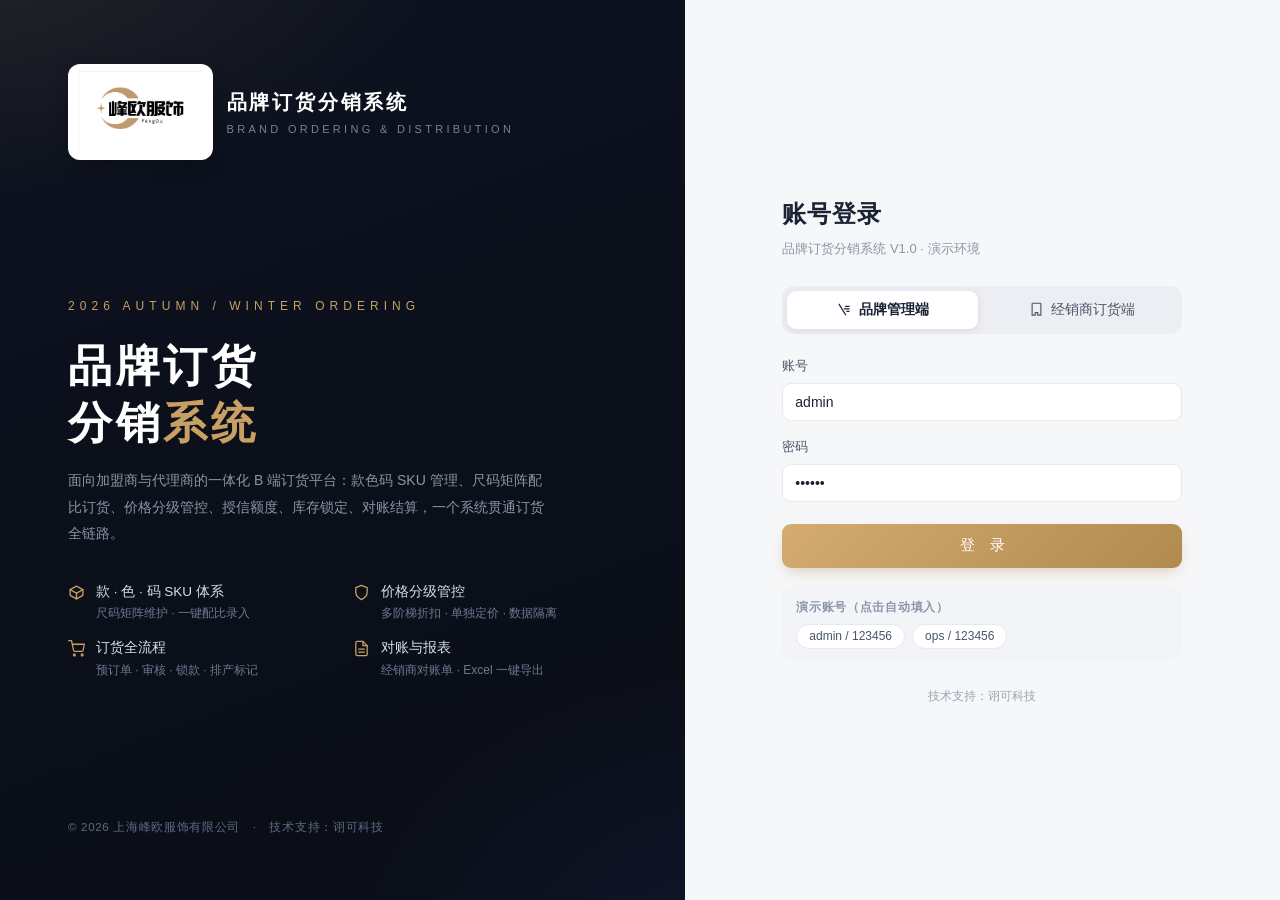
<file: index.html>
<!DOCTYPE html>
<html lang="zh-CN">
<head>
<meta charset="UTF-8">
<meta name="viewport" content="width=device-width, initial-scale=1">
<title>登录 · 品牌订货分销系统 · 峰欧服饰</title>
<link rel="icon" type="image/png" href="assets/img/logo.png?v=2026b">
<link rel="stylesheet" href="assets/css/xk.css?v=130">
</head>
<body>
<div class="login">
  <!-- 左侧品牌区 -->
  <div class="login-v">
    <div class="brand">
      <div class="logo-plate" style="height:96px"><img src="assets/img/logo.png?v=2026b" alt="峰欧服饰"></div>
      <div><div class="t1">品牌订货分销系统</div><div class="t2">BRAND ORDERING &amp; DISTRIBUTION</div></div>
    </div>
    <div class="hero-t">
      <div class="k">2026 AUTUMN / WINTER ORDERING</div>
      <h1>品牌订货<br>分销<em>系统</em></h1>
      <p>面向加盟商与代理商的一体化 B 端订货平台：款色码 SKU 管理、尺码矩阵配比订货、价格分级管控、授信额度、库存锁定、对账结算，一个系统贯通订货全链路。</p>
      <div class="feats">
        <div class="ft"><svg viewBox="0 0 24 24" fill="none" stroke="currentColor" stroke-width="1.8" stroke-linecap="round" stroke-linejoin="round"><path d="M21 8l-9-5-9 5v8l9 5 9-5V8z"/><path d="M3 8l9 5 9-5"/><path d="M12 13v8"/></svg><div><div class="t">款 · 色 · 码 SKU 体系</div><div class="s">尺码矩阵维护 · 一键配比录入</div></div></div>
        <div class="ft"><svg viewBox="0 0 24 24" fill="none" stroke="currentColor" stroke-width="1.8" stroke-linecap="round" stroke-linejoin="round"><path d="M12 22s8-4 8-10V5l-8-3-8 3v7c0 6 8 10 8 10z"/></svg><div><div class="t">价格分级管控</div><div class="s">多阶梯折扣 · 单独定价 · 数据隔离</div></div></div>
        <div class="ft"><svg viewBox="0 0 24 24" fill="none" stroke="currentColor" stroke-width="1.8" stroke-linecap="round" stroke-linejoin="round"><path d="M1 1h4l2.7 13.4a2 2 0 0 0 2 1.6h9.7a2 2 0 0 0 2-1.6L23 6H6"/><circle cx="9" cy="21" r="1.3"/><circle cx="20" cy="21" r="1.3"/></svg><div><div class="t">订货全流程</div><div class="s">预订单 · 审核 · 锁款 · 排产标记</div></div></div>
        <div class="ft"><svg viewBox="0 0 24 24" fill="none" stroke="currentColor" stroke-width="1.8" stroke-linecap="round" stroke-linejoin="round"><path d="M14 2H6a2 2 0 0 0-2 2v16a2 2 0 0 0 2 2h12a2 2 0 0 0 2-2V8z"/><path d="M14 2v6h6"/><path d="M16 13H8"/><path d="M16 17H8"/></svg><div><div class="t">对账与报表</div><div class="s">经销商对账单 · Excel 一键导出</div></div></div>
      </div>
    </div>
    <div class="copyright">© 2026 上海峰欧服饰有限公司　·　技术支持：诩可科技</div>
  </div>
  <!-- 右侧登录区 -->
  <div class="login-p">
    <div class="login-card">
      <div class="t">账号登录</div>
      <div class="s">品牌订货分销系统 V1.0 · 演示环境</div>
      <div class="role-tabs" id="roleTabs">
        <button class="role-tab on" data-kind="admin"><svg viewBox="0 0 24 24" fill="none" stroke="currentColor" stroke-width="1.8"><path d="M20 7h-7m7 4h-9m9 4h-5"/><path d="M3 3l11 18"/></svg>品牌管理端</button>
        <button class="role-tab" data-kind="dealer"><svg viewBox="0 0 24 24" fill="none" stroke="currentColor" stroke-width="1.8"><path d="M6 2h12a1 1 0 0 1 1 1v18h-5v-4h-4v4H5V3a1 1 0 0 1 1-1z"/></svg>经销商订货端</button>
      </div>
      <div class="field"><label>账号</label><input class="ipt" id="uName" placeholder="请输入账号" autocomplete="off"></div>
      <div class="field"><label>密码</label><input class="ipt" id="uPwd" type="password" placeholder="请输入密码" value="123456"></div>
      <button class="btn btn-primary" id="loginBtn" style="width:100%;height:44px;font-size:15px;justify-content:center;margin-top:6px">登　录</button>
      <div class="demo-acc">
        <div class="t" id="demoT">演示账号（点击自动填入）</div>
        <div class="chips" id="chips"></div>
      </div>
      <div class="login-foot">技术支持：诩可科技</div>
    </div>
  </div>
</div>
<script src="assets/js/store.js?v=100"></script>
<script>
(function () {
  let kind = 'admin';
  const db = XK.load();
  const demo = {
    admin: [['admin / 123456', 'admin', '系统管理员'], ['ops / 123456', 'ops', '运营']],
    dealer: db.dealers.slice(0, 3).map(d => [d.account.username + ' / 123456', d.account.username, d.name]),
  };
  const chips = document.getElementById('chips');
  const uName = document.getElementById('uName'), uPwd = document.getElementById('uPwd');
  function renderChips() {
    chips.innerHTML = '';
    demo[kind].forEach(([txt, un, tip]) => {
      const b = document.createElement('button');
      b.className = 'chip'; b.textContent = txt; b.title = tip;
      b.onclick = () => { uName.value = un; uPwd.value = '123456'; };
      chips.appendChild(b);
    });
    uName.placeholder = kind === 'admin' ? '管理员账号，如 admin' : '经销商账号，如 d001';
    uName.value = kind === 'admin' ? 'admin' : db.dealers[0].account.username;
  }
  document.querySelectorAll('.role-tab').forEach(t => t.onclick = () => {
    document.querySelectorAll('.role-tab').forEach(x => x.classList.remove('on'));
    t.classList.add('on'); kind = t.dataset.kind; renderChips();
  });
  function doLogin() {
    const s = XK.login(kind, uName.value.trim(), uPwd.value);
    if (!s) { alert('账号或密码错误（演示密码均为 123456）'); return; }
    XK.setSession(s);
    XK.log('登录', '登录' + (kind === 'admin' ? '管理端' : '经销商端'), s.name);
    location.href = kind === 'admin' ? 'admin.html' : 'dealer.html';
  }
  document.getElementById('loginBtn').onclick = doLogin;
  uPwd.addEventListener('keydown', e => { if (e.key === 'Enter') doLogin(); });
  uName.addEventListener('keydown', e => { if (e.key === 'Enter') uPwd.focus(); });
  const s = XK.session();
  if (s) location.href = s.kind === 'admin' ? 'admin.html' : 'dealer.html';
  renderChips();
})();
</script>
</body>
</html>
</file>
<file: assets/css/xk.css>
/* ============================================================
   品牌订货分销系统 · 设计系统
   上海诩可科技有限公司 · 前端视觉规范（深墨蓝 × 香槟金）
   ============================================================ */
:root{
  --bg:#F4F5F7; --card:#FFFFFF; --line:#E7E9EE; --line2:#EEF0F4;
  --ink:#1A2233; --ink2:#4A5568; --mut:#8B94A7;
  --navy:#0C121E; --navy2:#131B2B; --navy3:#1B2537; --navy-line:rgba(255,255,255,.07);
  --gold:#B08A4F; --gold2:#C9A063; --gold-grad:linear-gradient(135deg,#D4AC72,#B08A4F);
  --ok:#25966B; --ok-bg:#E8F6EF; --warn:#C97D15; --warn-bg:#FBF1E2;
  --err:#CE4B3F; --err-bg:#FBEAE8; --info:#3B6BE8; --info-bg:#EAF0FE;
  --purple:#7A5AF8; --purple-bg:#F0ECFE; --teal:#0E8F86; --teal-bg:#E4F5F4;
  --shadow:0 1px 2px rgba(16,24,40,.05),0 10px 30px -14px rgba(16,24,40,.14);
  --shadow-lg:0 20px 60px -18px rgba(10,16,30,.35);
  --r:14px; --r2:10px;
  --font:-apple-system,BlinkMacSystemFont,"PingFang SC","Hiragino Sans GB","Microsoft YaHei","Helvetica Neue",Arial,sans-serif;
  --num:"DIN Alternate","Bahnschrift",-apple-system,"PingFang SC",sans-serif;
}
*{margin:0;padding:0;box-sizing:border-box}
html,body{height:100%}
body{font-family:var(--font);background:var(--bg);color:var(--ink);font-size:14px;line-height:1.6;-webkit-font-smoothing:antialiased}
a{color:inherit;text-decoration:none}
button{font-family:inherit;cursor:pointer;border:none;background:none}
input,select,textarea{font-family:inherit;font-size:14px;color:var(--ink);outline:none}
::-webkit-scrollbar{width:9px;height:9px}
::-webkit-scrollbar-thumb{background:#C7CCD8;border-radius:9px;border:2px solid var(--bg)}
::-webkit-scrollbar-track{background:transparent}
.num{font-family:var(--num);letter-spacing:.02em}

/* ============ 通用 ============ */
.btn{display:inline-flex;align-items:center;gap:6px;padding:0 16px;height:36px;border-radius:9px;font-size:13.5px;font-weight:500;transition:.18s;white-space:nowrap;user-select:none}
.btn svg{width:15px;height:15px}
.btn-primary{background:var(--gold-grad);color:#fff;box-shadow:0 6px 16px -6px rgba(176,138,79,.55)}
.btn-primary:hover{filter:brightness(1.07)}
.btn-dark{background:var(--navy2);color:#E8ECF4}
.btn-dark:hover{background:var(--navy3)}
.btn-ghost{background:#fff;color:var(--ink2);border:1px solid var(--line)}
.btn-ghost:hover{border-color:#C9CFDB;color:var(--ink)}
.btn-danger{background:var(--err-bg);color:var(--err)}
.btn-danger:hover{background:#F6D9D5}
.btn-ok{background:var(--ok-bg);color:var(--ok)}
.btn-sm{height:30px;padding:0 12px;font-size:12.5px;border-radius:7px}
.btn-sm svg{width:13px;height:13px}
.btn:disabled{opacity:.45;cursor:not-allowed}
.btn-link{color:var(--gold);font-size:13px;padding:0 4px;height:auto}
.btn-link:hover{text-decoration:underline}
.icon{width:16px;height:16px;flex:none}

.card{background:var(--card);border-radius:var(--r);box-shadow:var(--shadow);border:1px solid var(--line2)}
.card-hd{display:flex;align-items:center;justify-content:space-between;padding:18px 22px 0}
.card-title{font-size:15.5px;font-weight:600;letter-spacing:.02em;display:flex;align-items:center;gap:8px}
.card-title::before{content:"";width:3.5px;height:15px;border-radius:3px;background:var(--gold-grad)}
.card-sub{font-size:12.5px;color:var(--mut);margin-top:2px}

.badge{display:inline-flex;align-items:center;gap:4px;padding:2px 9px;border-radius:99px;font-size:12px;font-weight:500;line-height:1.5}
.b-ok{background:var(--ok-bg);color:var(--ok)} .b-warn{background:var(--warn-bg);color:var(--warn)}
.b-err{background:var(--err-bg);color:var(--err)} .b-info{background:var(--info-bg);color:var(--info)}
.b-navy{background:#E9EDF5;color:#3D4A66} .b-gold{background:#F7EEDF;color:#9A773C}
.b-purple{background:var(--purple-bg);color:var(--purple)} .b-teal{background:var(--teal-bg);color:var(--teal)}
.b-mut{background:#EFF1F5;color:var(--mut)}
.dot{width:6px;height:6px;border-radius:99px;display:inline-block}

.swatch{width:15px;height:15px;border-radius:5px;display:inline-block;border:1px solid rgba(0,0,0,.12);vertical-align:-3px;box-shadow:inset 0 0 0 1.5px #fff}

/* ============ 表格 ============ */
.table-wrap{overflow:auto;border-radius:0 0 var(--r) var(--r)}
table.xk{width:100%;border-collapse:collapse;font-size:13.5px;min-width:720px}
table.xk thead th{position:sticky;top:0;background:#F8F9FB;color:var(--mut);font-weight:500;font-size:12.5px;text-align:left;padding:11px 14px;border-bottom:1px solid var(--line);white-space:nowrap;z-index:1}
table.xk tbody td{padding:12px 14px;border-bottom:1px solid var(--line2);color:var(--ink2);vertical-align:middle}
table.xk tbody tr{transition:.12s}
table.xk tbody tr:hover{background:#FAFBFD}
table.xk tbody tr:last-child td{border-bottom:none}
table.xk .strong{color:var(--ink);font-weight:500}
.empty{padding:56px 0;text-align:center;color:var(--mut);font-size:13px}
.empty svg{width:42px;height:42px;opacity:.3;margin-bottom:10px}

.pager{display:flex;align-items:center;justify-content:flex-end;gap:10px;padding:12px 16px;font-size:12.5px;color:var(--mut)}
.pager button{width:28px;height:28px;border-radius:7px;border:1px solid var(--line);background:#fff;color:var(--ink2);display:inline-flex;align-items:center;justify-content:center}
.pager button:disabled{opacity:.4}
.pager svg{width:14px;height:14px}

/* ============ 表单 ============ */
.field{margin-bottom:16px}
.field>label{display:block;font-size:13px;color:var(--ink2);font-weight:500;margin-bottom:6px}
.field>label .req{color:var(--err);margin-left:2px}
.ipt,.sel,.ta{width:100%;height:38px;border:1px solid var(--line);border-radius:9px;padding:0 12px;background:#fff;transition:.15s}
.ta{height:auto;padding:9px 12px;resize:vertical;min-height:76px}
.ipt:focus,.sel:focus,.ta:focus{border-color:var(--gold2);box-shadow:0 0 0 3px rgba(201,160,99,.16)}
.ipt:disabled,.sel:disabled{background:#F4F5F7;color:var(--mut)}
.field .help{font-size:12px;color:var(--mut);margin-top:4px}
.field.err .ipt,.field.err .sel{border-color:var(--err)}
.field .err-msg{font-size:12px;color:var(--err);margin-top:4px;display:none}
.field.err .err-msg{display:block}
.form-grid{display:grid;grid-template-columns:1fr 1fr;gap:0 18px}
.form-grid .full{grid-column:1/-1}

/* ============ 布局（管理端） ============ */
.app{display:flex;min-height:100vh}
.side{width:232px;background:linear-gradient(180deg,var(--navy) 0%,#0A0F19 100%);color:#B9C2D4;display:flex;flex-direction:column;position:fixed;top:0;bottom:0;left:0;z-index:50}
.side-logo{display:flex;align-items:center;gap:11px;padding:22px 20px 18px;border-bottom:1px solid var(--navy-line)}
.side-logo .mark{width:38px;height:38px;border-radius:11px;background:var(--gold-grad);display:flex;align-items:center;justify-content:center;font-weight:700;color:#fff;font-size:15px;letter-spacing:.02em;box-shadow:0 6px 18px -6px rgba(201,160,99,.6)}
.side-logo .t1{color:#F2EDE3;font-size:15px;font-weight:600;letter-spacing:.06em}
.side-logo .t2{font-size:10.5px;color:#77819A;letter-spacing:.14em;margin-top:1px}
.nav{flex:1;overflow-y:auto;padding:14px 12px}
.nav-group{font-size:11px;color:#5E6A84;letter-spacing:.18em;padding:14px 12px 7px}
.nav-item{display:flex;align-items:center;gap:10px;padding:9.5px 12px;border-radius:9px;font-size:13.5px;color:#AAB4C8;cursor:pointer;transition:.15s;margin-bottom:2px;position:relative}
.nav-item svg{width:16.5px;height:16.5px;opacity:.85}
.nav-item:hover{color:#fff;background:rgba(255,255,255,.05)}
.nav-item.on{color:#F5E9D5;background:linear-gradient(90deg,rgba(201,160,99,.22),rgba(201,160,99,.05));font-weight:500}
.nav-item.on::before{content:"";position:absolute;left:-12px;top:8px;bottom:8px;width:3px;border-radius:0 3px 3px 0;background:var(--gold-grad)}
.nav-item .cnt{margin-left:auto;background:var(--gold);color:#fff;font-size:11px;padding:0 7px;border-radius:99px;line-height:17px}
.side-user{border-top:1px solid var(--navy-line);padding:14px 16px;display:flex;align-items:center;gap:10px}
.side-user .av{width:34px;height:34px;border-radius:99px;background:linear-gradient(135deg,#232E44,#1A2436);border:1px solid rgba(201,160,99,.4);display:flex;align-items:center;justify-content:center;color:var(--gold2);font-size:13px;font-weight:600}
.side-user .n{color:#E6EAF2;font-size:13px;font-weight:500}
.side-user .r{font-size:11px;color:#77819A}
.side-user .out{margin-left:auto;color:#77819A;width:30px;height:30px;border-radius:8px;display:flex;align-items:center;justify-content:center}
.side-user .out:hover{color:#F3D9AE;background:rgba(255,255,255,.06)}

.main{flex:1;margin-left:232px;display:flex;flex-direction:column;min-width:0}
.topbar{height:62px;background:rgba(255,255,255,.85);backdrop-filter:blur(10px);border-bottom:1px solid var(--line);display:flex;align-items:center;padding:0 26px;gap:14px;position:sticky;top:0;z-index:40}
.crumb{font-size:15px;font-weight:600;color:var(--ink);letter-spacing:.02em}
.crumb small{color:var(--mut);font-weight:400;font-size:12.5px;margin-left:10px}
.topbar .right{margin-left:auto;display:flex;align-items:center;gap:10px}
.top-date{font-size:12.5px;color:var(--mut)}
.bell{position:relative;width:36px;height:36px;border-radius:10px;border:1px solid var(--line);background:#fff;display:flex;align-items:center;justify-content:center;color:var(--ink2)}
.bell:hover{border-color:#C9CFDB}
.bell .n{position:absolute;top:-5px;right:-5px;background:var(--err);color:#fff;font-size:10.5px;min-width:17px;height:17px;border-radius:99px;display:flex;align-items:center;justify-content:center;padding:0 4px;border:2px solid #fff}
.bell-menu{position:absolute;right:0;top:44px;width:280px;background:#fff;border-radius:12px;box-shadow:var(--shadow-lg);border:1px solid var(--line);padding:8px;display:none;text-align:left}
.bell-menu.open{display:block}
.bell-menu .bi{display:flex;align-items:center;gap:9px;padding:9px 11px;border-radius:8px;font-size:13px;color:var(--ink2);width:100%;text-align:left}
.bell-menu .bi:hover{background:#F6F7FA;color:var(--ink)}
.content{flex:1;padding:24px 26px 0;max-width:1460px;width:100%;margin:0 auto}
.page-foot{padding:26px 26px 22px;text-align:center;color:#9AA3B5;font-size:12px;letter-spacing:.03em}
.page-foot b{color:#8B94A7;font-weight:500}
.page-foot .gold{color:var(--gold)}

/* ============ 工作台 ============ */
.kpis{display:grid;grid-template-columns:repeat(4,1fr);gap:16px;margin-bottom:18px}
.kpi{background:var(--card);border-radius:var(--r);border:1px solid var(--line2);box-shadow:var(--shadow);padding:18px 20px;position:relative;overflow:hidden}
.kpi::after{content:"";position:absolute;right:-24px;top:-24px;width:96px;height:96px;border-radius:99px;background:radial-gradient(circle,rgba(201,160,99,.10),transparent 70%)}
.kpi .lb{font-size:12.5px;color:var(--mut);display:flex;align-items:center;gap:7px}
.kpi .lb svg{width:15px;height:15px;color:var(--gold)}
.kpi .v{font-size:26px;font-weight:600;margin-top:8px;letter-spacing:.01em}
.kpi .v small{font-size:13px;color:var(--mut);font-weight:400;margin-left:3px}
.kpi .delta{font-size:12px;margin-top:5px;color:var(--mut)}
.kpi .delta b{font-weight:500}
.kpi .delta .up{color:var(--ok)} .kpi .delta .dn{color:var(--err)}
.grid-2{display:grid;grid-template-columns:1.6fr 1fr;gap:16px;margin-bottom:16px}
.grid-2b{display:grid;grid-template-columns:1fr 1fr;gap:16px;margin-bottom:16px}
.panel-body{padding:16px 22px 20px}

.hbar{display:flex;align-items:center;gap:12px;margin:11px 0}
.hbar .lb{width:118px;font-size:12.5px;color:var(--ink2);white-space:nowrap;overflow:hidden;text-overflow:ellipsis;flex:none}
.hbar .track{flex:1;height:9px;border-radius:99px;background:#F0F1F5;overflow:hidden}
.hbar .fill{height:100%;border-radius:99px;background:linear-gradient(90deg,#D4AC72,#B08A4F);min-width:4px}
.hbar .v{width:96px;text-align:right;font-size:12.5px;color:var(--ink2);flex:none;font-family:var(--num)}
.legend{display:flex;flex-wrap:wrap;gap:8px 16px;font-size:12px;color:var(--ink2)}
.legend i{width:9px;height:9px;border-radius:3px;display:inline-block;margin-right:5px}

/* ============ Tabs / 工具条 ============ */
.tabs{display:flex;gap:4px;border-bottom:1px solid var(--line);margin-bottom:18px;overflow-x:auto}
.tab{padding:9px 16px;font-size:13.5px;color:var(--mut);border-bottom:2px solid transparent;cursor:pointer;white-space:nowrap;display:flex;gap:6px;align-items:center}
.tab:hover{color:var(--ink2)}
.tab.on{color:var(--ink);font-weight:600;border-bottom-color:var(--gold)}
.tab .cnt{background:#EFF1F5;color:var(--mut);font-size:11.5px;padding:0 7px;border-radius:99px;line-height:17px}
.tab.on .cnt{background:#F3E9D8;color:#9A773C}
.toolbar{display:flex;align-items:center;gap:10px;flex-wrap:wrap;margin-bottom:16px}
.toolbar .sp{flex:1}
.search-box{display:flex;align-items:center;gap:8px;height:36px;padding:0 12px;border:1px solid var(--line);border-radius:9px;background:#fff;width:240px}
.search-box:focus-within{border-color:var(--gold2);box-shadow:0 0 0 3px rgba(201,160,99,.14)}
.search-box svg{width:15px;height:15px;color:var(--mut)}
.search-box input{border:none;flex:1;min-width:0;font-size:13px}
.filters .sel{width:auto;min-width:120px;height:36px}

/* ============ 弹窗 / 抽屉 ============ */
.mask{position:fixed;inset:0;background:rgba(12,18,30,.45);backdrop-filter:blur(3px);z-index:100;display:flex;align-items:center;justify-content:center;animation:fade .18s}
@keyframes fade{from{opacity:0}}
@keyframes pop{from{opacity:0;transform:translateY(14px) scale(.98)}}
.modal{background:#fff;border-radius:16px;box-shadow:var(--shadow-lg);width:560px;max-width:94vw;max-height:88vh;display:flex;flex-direction:column;animation:pop .22s}
.modal.wide{width:860px}
.modal-hd{display:flex;align-items:center;justify-content:space-between;padding:18px 22px;border-bottom:1px solid var(--line2)}
.modal-hd .t{font-size:16px;font-weight:600;letter-spacing:.02em}
.modal-hd .x{width:30px;height:30px;border-radius:8px;display:flex;align-items:center;justify-content:center;color:var(--mut)}
.modal-hd .x:hover{background:#F2F3F6;color:var(--ink)}
.modal-bd{padding:20px 22px;overflow-y:auto}
.modal-ft{padding:14px 22px;border-top:1px solid var(--line2);display:flex;justify-content:flex-end;gap:10px}
.drawer-mask{position:fixed;inset:0;background:rgba(12,18,30,.42);backdrop-filter:blur(2px);z-index:100}
.drawer{position:fixed;top:0;right:0;bottom:0;width:720px;max-width:94vw;background:#fff;box-shadow:var(--shadow-lg);z-index:101;display:flex;flex-direction:column;animation:slidein .25s cubic-bezier(.2,.7,.3,1)}
@keyframes slidein{from{transform:translateX(60px);opacity:0}}
.drawer-hd{display:flex;align-items:center;gap:12px;padding:18px 24px;border-bottom:1px solid var(--line2)}
.drawer-hd .t{font-size:16.5px;font-weight:600;flex:1}
.drawer-bd{flex:1;overflow-y:auto;padding:22px 24px}
.drawer-ft{padding:14px 24px;border-top:1px solid var(--line2);display:flex;gap:10px;justify-content:flex-end;background:#FAFBFD}

/* toast */
.toasts{position:fixed;top:22px;left:50%;transform:translateX(-50%);z-index:300;display:flex;flex-direction:column;gap:10px;align-items:center}
.toast{display:flex;align-items:center;gap:9px;background:#141B2B;color:#EDEFF5;font-size:13.5px;padding:11px 18px;border-radius:11px;box-shadow:var(--shadow-lg);animation:pop .2s;max-width:76vw}
.toast svg{width:16px;height:16px}
.toast.ok svg{color:#6BCB95}.toast.err svg{color:#F0958B}.toast.warn svg{color:#EBBA6F}

/* ============ 描述列表 / ���间线 ============ */
.desc{display:grid;grid-template-columns:repeat(2,1fr);gap:0;border:1px solid var(--line2);border-radius:12px;overflow:hidden;margin-bottom:18px}
.desc .d{padding:11px 16px;border-bottom:1px solid var(--line2);background:#FAFBFD;font-size:13px}
.desc .d:nth-child(4n+1),.desc .d:nth-child(4n+2){border-right:1px solid var(--line2)}
.desc .d b{display:block;font-size:11.5px;color:var(--mut);font-weight:400;margin-bottom:2px}
.desc .d span{color:var(--ink);font-weight:500}
.tl{position:relative;padding-left:22px}
.tl::before{content:"";position:absolute;left:5px;top:6px;bottom:6px;width:2px;background:var(--line)}
.tl-i{position:relative;padding:0 0 18px}
.tl-i::before{content:"";position:absolute;left:-22px;top:5px;width:12px;height:12px;border-radius:99px;background:#fff;border:3px solid #D4DAE5}
.tl-i.on::before{border-color:var(--gold2);box-shadow:0 0 0 4px rgba(201,160,99,.18)}
.tl-i .t{font-size:13px;font-weight:600;color:var(--ink)}
.tl-i .s{font-size:12px;color:var(--mut)}

/* ============ 尺码矩阵 ============ */
.matrix{border:1px solid var(--line);border-radius:12px;overflow:auto}
table.mx{border-collapse:collapse;width:100%;font-size:13px;min-width:560px}
table.mx th{background:#F8F9FB;padding:9px 12px;font-size:12.5px;color:var(--mut);font-weight:500;border-bottom:1px solid var(--line);white-space:nowrap}
table.mx td{padding:7px 10px;border-bottom:1px solid var(--line2);text-align:center}
table.mx tr:last-child td{border-bottom:none}
table.mx td input{width:62px;height:34px;border:1px solid var(--line);border-radius:8px;text-align:center;font-family:var(--num);font-size:13.5px}
table.mx td input:focus{border-color:var(--gold2);box-shadow:0 0 0 3px rgba(201,160,99,.15)}
table.mx .rowh{display:flex;align-items:center;gap:8px;text-align:left;white-space:nowrap;font-weight:500;color:var(--ink)}
table.mx .tot{font-family:var(--num);color:var(--ink);font-weight:600}
.mx-foot{display:flex;align-items:center;gap:14px;padding:13px 16px;background:#FAFBFD;border-top:1px solid var(--line2);flex-wrap:wrap}
.mx-foot .sum{font-size:14px;color:var(--ink2)}
.mx-foot .sum b{font-family:var(--num);font-size:19px;color:var(--ink);margin:0 3px}
.mx-foot .sum.gold b{color:var(--gold)}

/* ============ 经销商端 ============ */
.d-header{position:sticky;top:0;z-index:60;background:rgba(255,255,255,.92);backdrop-filter:blur(12px);border-bottom:1px solid var(--line)}
.d-top{max-width:1280px;margin:0 auto;display:flex;align-items:center;gap:26px;padding:0 24px;height:74px}
.d-brand{display:flex;align-items:center;gap:11px}
.d-brand .mark{width:40px;height:40px;border-radius:12px;background:var(--navy);color:var(--gold2);display:flex;align-items:center;justify-content:center;font-weight:700;font-size:14px;letter-spacing:.03em;border:1px solid rgba(201,160,99,.45)}
.d-brand .t1{font-size:16px;font-weight:700;letter-spacing:.1em;color:var(--ink)}
.d-brand .t2{font-size:10.5px;color:var(--mut);letter-spacing:.22em}
.d-nav{display:flex;gap:4px;flex:1}
.d-nav a{padding:8px 15px;border-radius:9px;font-size:13.5px;color:var(--ink2)}
.d-nav a:hover{color:var(--ink);background:#F2F3F6}
.d-nav a.on{color:#8F6C33;background:#F5EDDE;font-weight:600}
.d-me{display:flex;align-items:center;gap:10px}
.d-me .lvl{font-size:12px;padding:3px 10px;border-radius:99px;background:var(--gold-grad);color:#fff}
.d-cart{position:relative;width:40px;height:40px;border-radius:11px;background:var(--navy);color:#F0E4CC;display:flex;align-items:center;justify-content:center}
.d-cart .n{position:absolute;top:-6px;right:-6px;background:var(--err);color:#fff;font-size:10.5px;min-width:18px;height:18px;border-radius:99px;display:flex;align-items:center;justify-content:center;border:2px solid #fff}
.d-body{max-width:1280px;margin:0 auto;padding:22px 24px 40px;min-height:calc(100vh - 200px)}
.d-foot{background:var(--navy);color:#77819A;text-align:center;padding:26px 20px;font-size:12px;letter-spacing:.04em}
.d-foot .gold{color:var(--gold2)}

.hero{position:relative;border-radius:18px;overflow:hidden;background:linear-gradient(115deg,#0C121E 0%,#182338 55%,#2A3448 100%);color:#fff;padding:46px 48px;margin-bottom:22px}
.hero::before{content:"";position:absolute;right:-80px;top:-120px;width:420px;height:420px;border-radius:99px;background:radial-gradient(circle,rgba(201,160,99,.28),transparent 65%)}
.hero::after{content:"26AW";position:absolute;right:44px;bottom:18px;font-family:var(--num);font-size:74px;font-weight:700;color:rgba(255,255,255,.06);letter-spacing:.06em}
.hero .k{font-size:11.5px;letter-spacing:.34em;color:var(--gold2);margin-bottom:12px}
.hero h1{font-size:30px;font-weight:700;letter-spacing:.06em;margin-bottom:8px}
.hero p{color:#B9C2D4;font-size:13.5px;max-width:560px}
.hero .acts{margin-top:22px;display:flex;gap:12px}

.mall-grid{display:grid;grid-template-columns:repeat(4,1fr);gap:18px}
.goods{background:#fff;border-radius:14px;overflow:hidden;border:1px solid var(--line2);box-shadow:var(--shadow);transition:.2s;cursor:pointer;position:relative}
.goods:hover{transform:translateY(-3px);box-shadow:0 4px 8px rgba(16,24,40,.06),0 18px 44px -16px rgba(16,24,40,.22)}
.goods .pic{height:190px;position:relative;display:flex;align-items:flex-end;padding:14px}
.goods .pic .wm{position:absolute;right:10px;top:8px;font-family:var(--num);font-size:26px;font-weight:700;color:rgba(255,255,255,.16);letter-spacing:.04em}
.goods .pic .tagnew{position:absolute;left:12px;top:12px;background:rgba(255,255,255,.92);color:#8F6C33;font-size:11px;padding:2.5px 10px;border-radius:99px;font-weight:600;letter-spacing:.06em}
.goods .pic .season{position:absolute;left:12px;bottom:12px;color:rgba(255,255,255,.85);font-size:11px;letter-spacing:.14em}
.goods .bd{padding:13px 15px 15px}
.goods .nm{font-size:14px;font-weight:600;color:var(--ink);overflow:hidden;text-overflow:ellipsis;white-space:nowrap}
.goods .cd{font-size:11.5px;color:var(--mut);font-family:var(--num);margin:3px 0 9px;letter-spacing:.04em}
.goods .sws{display:flex;gap:6px;margin-bottom:10px}
.goods .pr{display:flex;align-items:baseline;gap:8px}
.goods .pr .tag{font-size:11.5px;color:#B3BAC8;text-decoration:line-through}
.goods .pr .sup{font-size:17px;font-weight:700;color:#8F6C33;font-family:var(--num)}
.goods .pr .sup small{font-size:11px;font-weight:400}
.goods .stock{position:absolute;right:12px;bottom:13px;font-size:11px;color:var(--mut)}

.goods-detail{display:grid;grid-template-columns:400px 1fr;gap:26px;align-items:start}
.gd-pic{height:460px;border-radius:16px;position:relative;display:flex;align-items:flex-end;padding:20px;box-shadow:var(--shadow)}
.gd-info h1{font-size:22px;font-weight:700;margin:4px 0 6px}
.gd-info .sub{color:var(--mut);font-size:13px;margin-bottom:16px}
.price-row{display:flex;gap:26px;background:#FAF7F1;border:1px solid #EFE5D2;border-radius:12px;padding:14px 20px;margin-bottom:20px}
.price-row b{display:block;font-size:11.5px;color:#9A773C;font-weight:500;margin-bottom:3px}
.price-row .v{font-family:var(--num);font-size:22px;font-weight:700;color:#8F6C33}
.price-row .v.mut{color:var(--ink2);text-decoration:line-through;font-size:17px}

.mini-stats{display:grid;grid-template-columns:repeat(3,1fr);gap:14px;margin-bottom:18px}

/* 进度条（授信） */
.credit-bar{height:10px;border-radius:99px;background:#F0F1F5;overflow:hidden;margin:8px 0 6px}
.credit-bar i{display:block;height:100%;border-radius:99px;background:linear-gradient(90deg,#D4AC72,#B08A4F)}

/* ============ 登录页 ============ */
.login{min-height:100vh;display:grid;grid-template-columns:1.15fr 1fr;background:#0A0E16}
.login-v{position:relative;overflow:hidden;padding:64px 68px;display:flex;flex-direction:column;color:#fff;background:
 radial-gradient(900px 500px at -10% -10%,rgba(201,160,99,.15),transparent 60%),
 radial-gradient(800px 600px at 110% 110%,rgba(59,107,232,.12),transparent 55%),
 linear-gradient(160deg,#0C1220,#0A0D15)}
.login-v .brand{display:flex;align-items:center;gap:14px}
.login-v .brand .mark{width:52px;height:52px;border-radius:15px;background:var(--gold-grad);display:flex;align-items:center;justify-content:center;font-weight:800;font-size:19px;color:#fff;letter-spacing:.02em;box-shadow:0 10px 30px -8px rgba(201,160,99,.5)}
.login-v .brand .t1{font-size:20px;font-weight:700;letter-spacing:.14em}
.login-v .brand .t2{font-size:11px;color:#77819A;letter-spacing:.3em;margin-top:3px}
.login-v .hero-t{margin-top:auto;margin-bottom:auto}
.login-v .hero-t .k{font-size:12px;letter-spacing:.42em;color:var(--gold2);margin-bottom:20px}
.login-v .hero-t h1{font-size:44px;font-weight:700;letter-spacing:.08em;line-height:1.3}
.login-v .hero-t h1 em{font-style:normal;color:var(--gold2)}
.login-v .hero-t p{color:#8B94A7;font-size:14px;margin-top:16px;max-width:480px;line-height:1.9}
.login-v .feats{display:grid;grid-template-columns:repeat(2,1fr);gap:14px 22px;margin-top:34px;max-width:560px}
.login-v .ft{display:flex;gap:11px;align-items:flex-start}
.login-v .ft svg{width:17px;height:17px;color:var(--gold2);margin-top:3px;flex:none}
.login-v .ft .t{font-size:13.5px;color:#D9DEE9;font-weight:500}
.login-v .ft .s{font-size:12px;color:#6E7890;margin-top:2px}
.login-v .copyright{font-size:11.5px;color:#5E6A84;letter-spacing:.06em}
.login-p{display:flex;align-items:center;justify-content:center;padding:48px 40px;background:#F6F7F9}
.login-card{width:400px;max-width:100%}
.login-card .t{font-size:24px;font-weight:700;letter-spacing:.04em}
.login-card .s{color:var(--mut);font-size:13px;margin:6px 0 26px}
.role-tabs{display:grid;grid-template-columns:1fr 1fr;gap:8px;background:#ECEEF3;padding:5px;border-radius:12px;margin-bottom:22px}
.role-tab{height:38px;border-radius:9px;font-size:13.5px;color:var(--ink2);display:flex;align-items:center;justify-content:center;gap:7px;transition:.16s}
.role-tab svg{width:15px;height:15px}
.role-tab.on{background:#fff;color:var(--ink);font-weight:600;box-shadow:0 2px 8px rgba(16,24,40,.08)}
.demo-acc{margin-top:18px;background:#F2F4F8;border-radius:12px;padding:12px 14px}
.demo-acc .t{font-size:11.5px;color:var(--mut);margin-bottom:8px;letter-spacing:.06em}
.demo-acc .chips{display:flex;flex-wrap:wrap;gap:7px}
.chip{font-size:12px;padding:4.5px 12px;border-radius:99px;background:#fff;border:1px solid var(--line);color:var(--ink2);transition:.15s}
.chip:hover{border-color:var(--gold2);color:#8F6C33;background:#FBF7EF}
.login-foot{margin-top:26px;text-align:center;font-size:11.5px;color:#9AA3B5}

/* ============ 杂项 ============ */
.seg{display:inline-flex;background:#ECEEF3;border-radius:10px;padding:3px;gap:2px}
.seg button{padding:5px 13px;border-radius:8px;font-size:12.5px;color:var(--ink2)}
.seg button.on{background:#fff;font-weight:600;color:var(--ink);box-shadow:0 1px 4px rgba(16,24,40,.1)}
.stat-row{display:flex;gap:12px;flex-wrap:wrap;margin-bottom:16px}
.stat-pill{flex:1;min-width:150px;background:#fff;border:1px solid var(--line2);border-radius:12px;padding:13px 17px}
.stat-pill b{display:block;font-size:11.5px;color:var(--mut);font-weight:400;margin-bottom:4px}
.stat-pill .v{font-size:19px;font-weight:700;font-family:var(--num)}
.stat-pill .v small{font-size:12px;color:var(--mut);font-weight:400}
.notice{display:flex;gap:10px;padding:12px 16px;border-radius:11px;font-size:13px;margin-bottom:16px;align-items:flex-start}
.notice svg{width:16px;height:16px;margin-top:2px;flex:none}
.notice.info{background:var(--info-bg);color:#2C4FA8}
.notice.warn{background:var(--warn-bg);color:#9A5E0D}
.notice.ok{background:var(--ok-bg);color:#1D7351}
.kv{display:flex;justify-content:space-between;padding:9px 0;border-bottom:1px dashed var(--line);font-size:13px}
.kv:last-child{border-bottom:none}
.kv b{color:var(--mut);font-weight:400}
.kv span{color:var(--ink);font-weight:500}
.fade-in{animation:fadein .3s}
@keyframes fadein{from{opacity:0;transform:translateY(6px)}}
/* ============ 品牌Logo（峰欧服饰） ============ */
.logo-plate{background:#fff;border-radius:12px;padding:7px 11px;display:flex;align-items:center;box-shadow:0 6px 20px -8px rgba(0,0,0,.55);flex:none}
.logo-plate img{display:block;height:100%;width:auto}
.side-brand{padding:20px 14px 14px;display:flex;flex-direction:column;align-items:center;gap:7px;border-bottom:1px solid var(--navy-line)}
.side-brand .logo-plate{padding:6px 15px}
.side-brand .t1{font-size:13px;color:#F2EDE3;font-weight:600;letter-spacing:.14em}
.side-brand .t2{font-size:9.5px;color:#77819A;letter-spacing:.22em}
.brand-img{height:64px;width:auto;display:block}
.d-brand-sep{width:1px;height:42px;background:var(--line);margin:0 8px;flex:none}
@media (max-width:1100px){.mall-grid{grid-template-columns:repeat(3,1fr)}.kpis{grid-template-columns:repeat(2,1fr)}.grid-2,.grid-2b{grid-template-columns:1fr}.goods-detail{grid-template-columns:1fr}}
</file>
